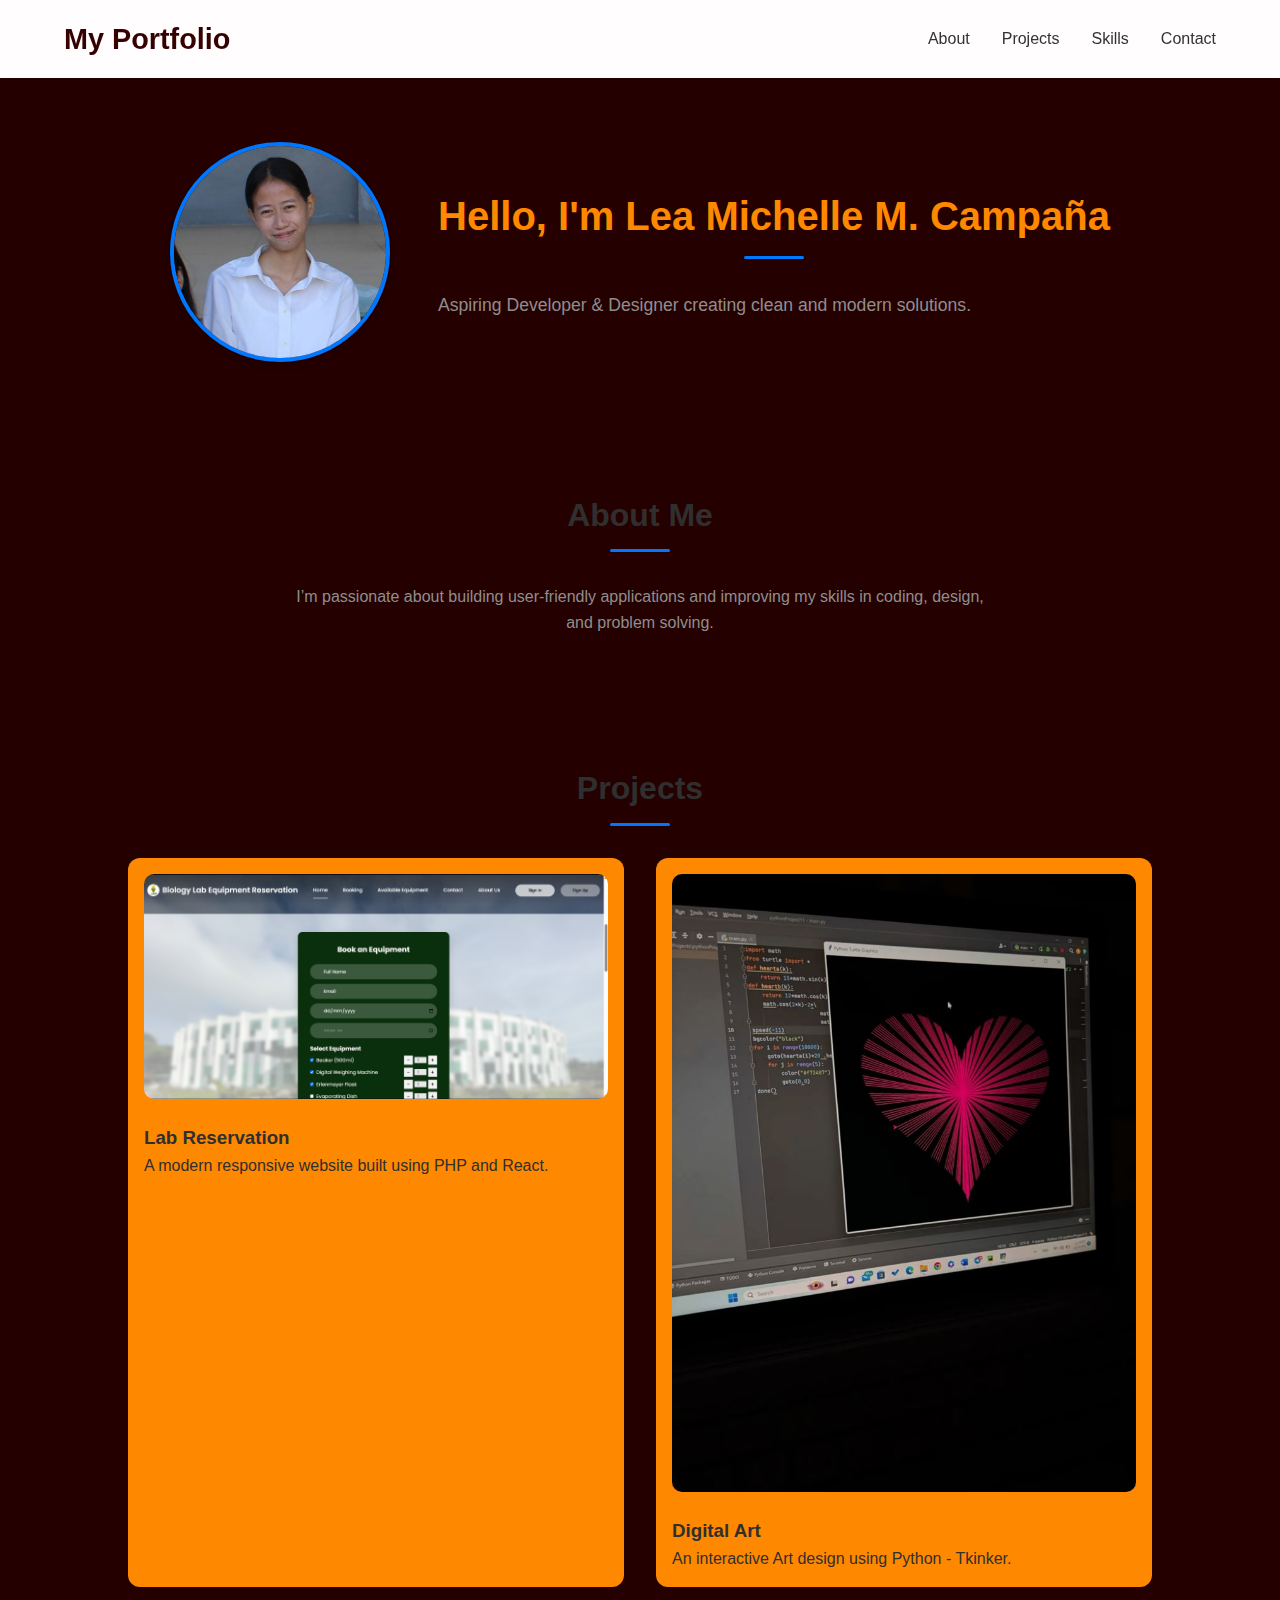
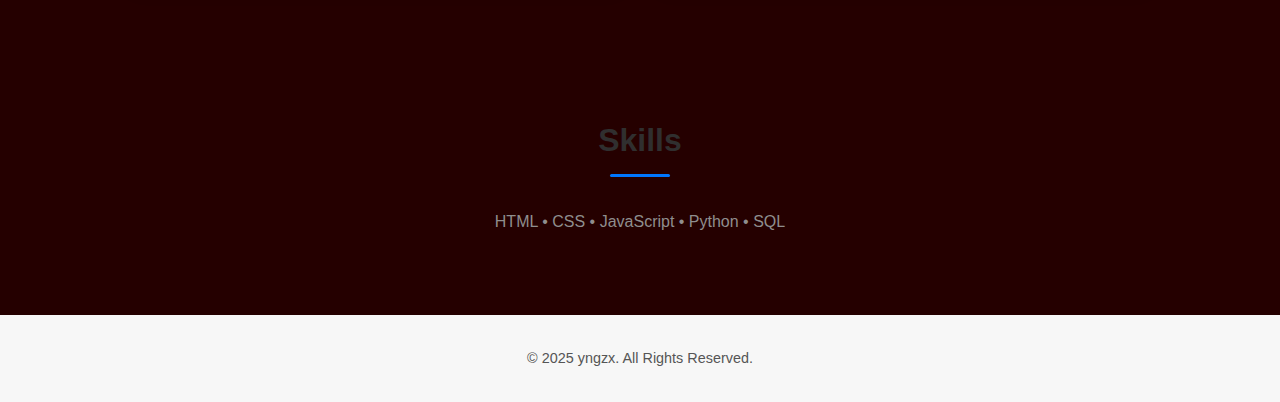
<file: index.html>
<!DOCTYPE html>
<html lang="en">
<head>
  <meta charset="UTF-8">
  <meta name="viewport" content="width=device-width, initial-scale=1.0">
  <title>Portfolio</title>
  <link rel="stylesheet" href="style.css">
</head>
<body>
  <header>
    <h1>My Portfolio</h1>
    <nav>
      <ul>
        <li><a href="#about">About</a></li>
        <li><a href="#projects">Projects</a></li>
        <li><a href="#skills">Skills</a></li>
        <li><a href="#contact">Contact</a></li>
      </ul>
    </nav>
  </header>

  <!-- Hero -->
  <section class="hero">
    <img src="profile.jpg" alt="Profile Picture">
    <div class="hero-text">
      <h2>Hello, I'm Lea Michelle M. Campaña</h2>
      <p>Aspiring Developer & Designer creating clean and modern solutions.</p>
    </div>
  </section>

  <!-- About -->
  <section id="about" class="about">
    <h2>About Me</h2>
    <p>I’m passionate about building user-friendly applications and improving my skills in coding, design, and problem solving.</p>
  </section>

  <!-- Projects -->
  <section id="projects" class="projects">
    <h2>Projects</h2>
    <div class="projects-grid">
      <div class="project">
        <img src="Labreserve.png" alt="Project 1">
        <h3>Lab Reservation</h3>
        <p>A modern responsive website built using PHP and React.</p>
      </div>
      <div class="project">
        <img src="heart.jpg" alt="Project 2">
        <h3>Digital Art</h3>
        <p>An interactive Art design using Python - Tkinker.</p>
      </div>
    </div>
  </section>

  <!-- Skills -->
  <section id="skills" class="skills">
    <h2>Skills</h2>
    <p>HTML • CSS • JavaScript • Python • SQL</p>
  </section>

  <!-- Footer -->
  <footer>
    <p>© 2025 yngzx. All Rights Reserved.</p>
  </footer>
</body>
</html>
</file>
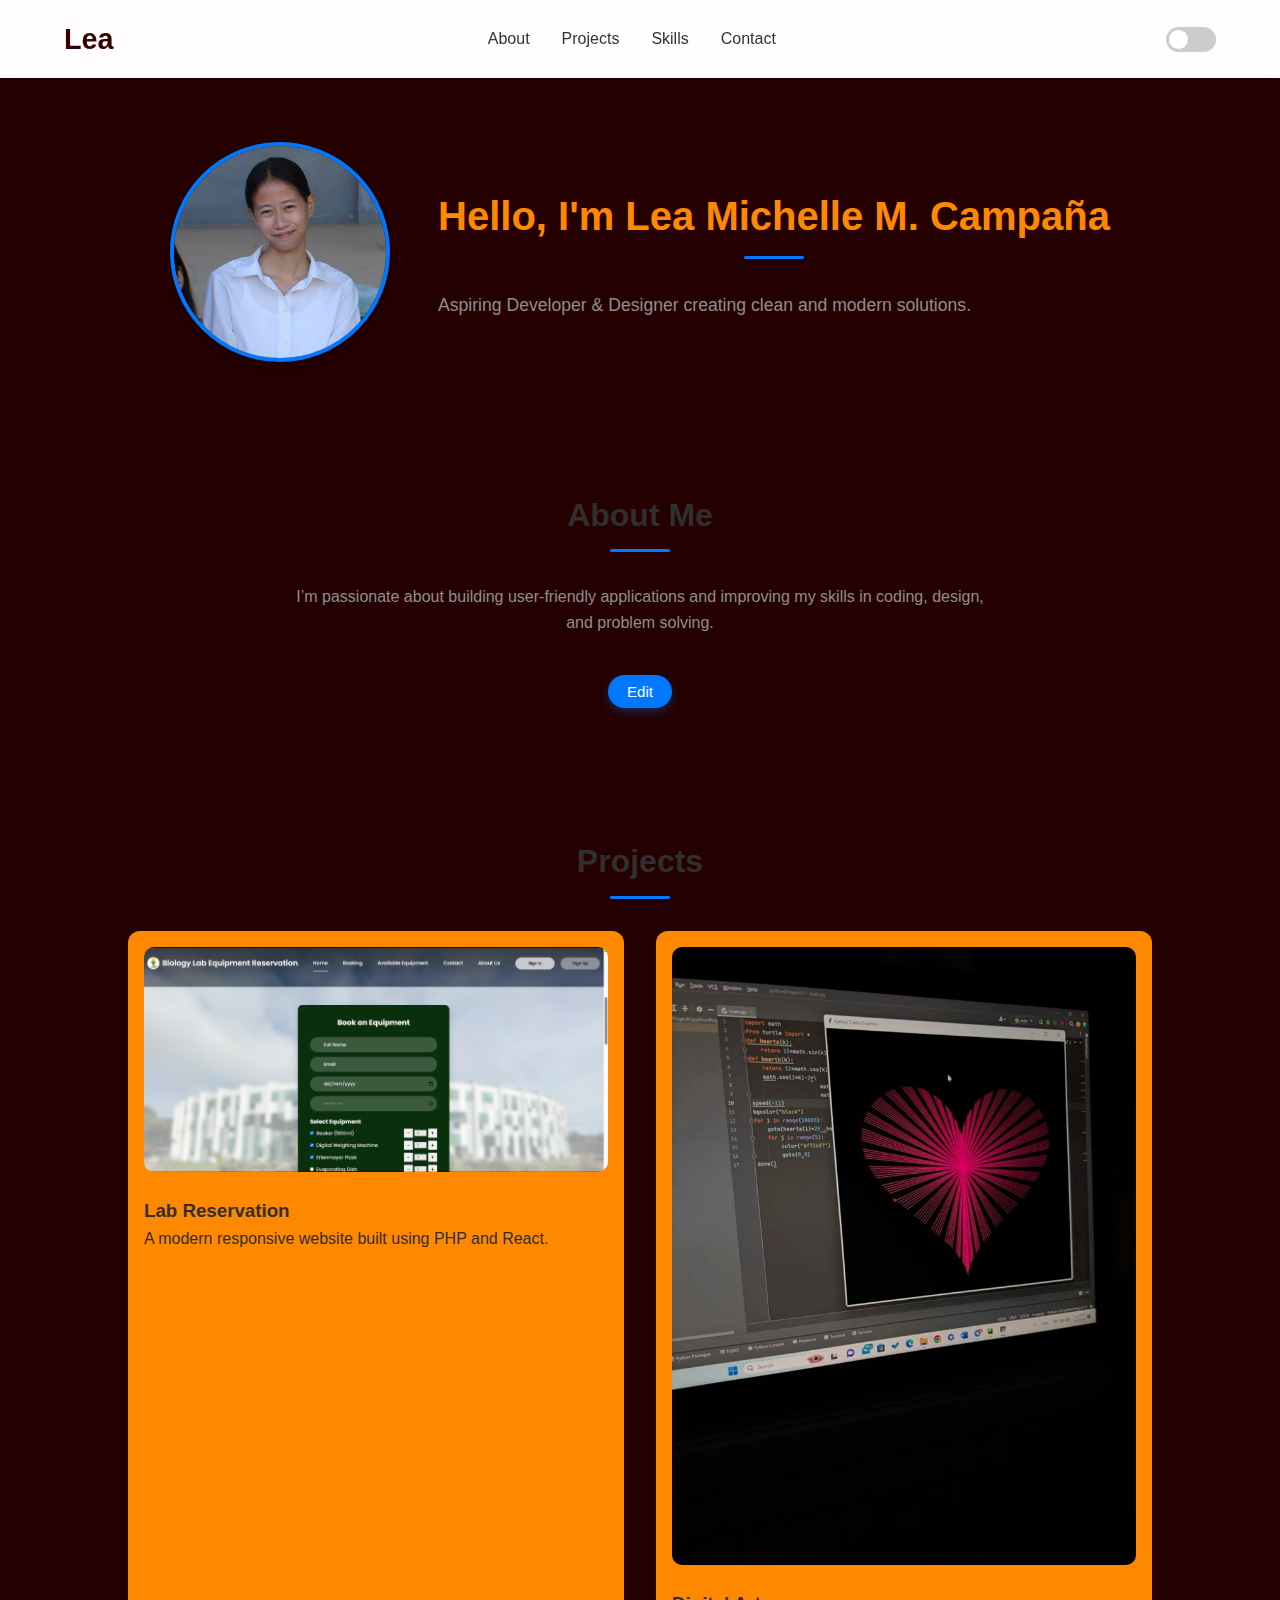
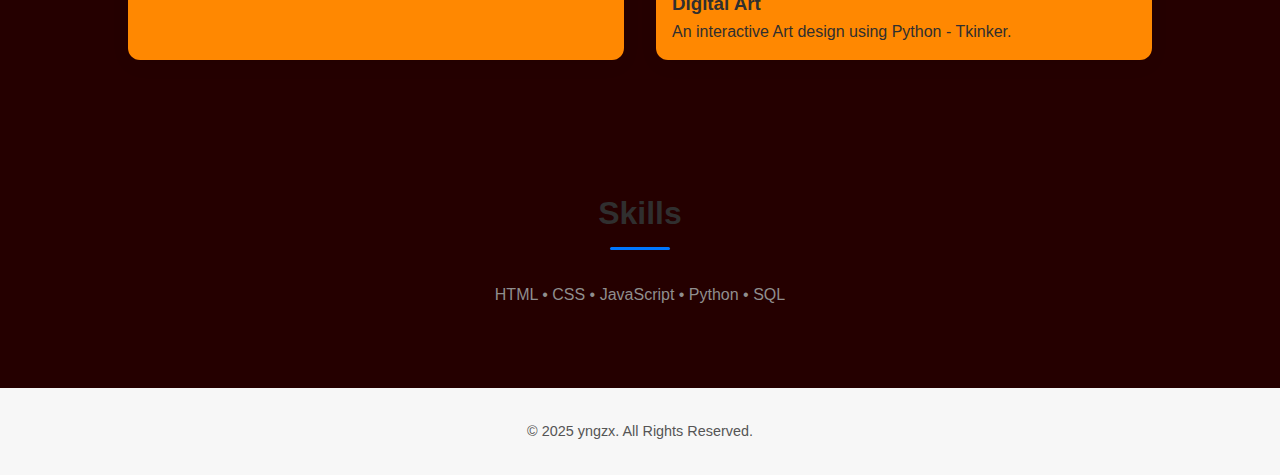
<file: ACTIVITY 2/index.html>
<!DOCTYPE html>
<html lang="en">
<head>
  <meta charset="UTF-8">
  <meta name="viewport" content="width=device-width, initial-scale=1.0">
  <title>Portfolio</title>
  <link rel="stylesheet" href="style.css">
</head>
<body>
  <header>
    <h1>Lea</h1>
    <nav>
      <ul>
        <li><a href="#about">About</a></li>
        <li><a href="#projects">Projects</a></li>
        <li><a href="#skills">Skills</a></li>
        <li><a href="#contact">Contact</a></li>
      </ul>
    </nav>
    <!--Toggle Button-->
    <label class="switch">
      <input type="checkbox" id="theme-toggle">
    <span class="slider"></span>
</label>


  </header>

  <!-- Hero -->
  <section class="hero">
    <img src="profile.jpg" alt="Profile Picture">
    <div class="hero-text">
      <h2>Hello, I'm Lea Michelle M. Campaña</h2>
      <p>Aspiring Developer & Designer creating clean and modern solutions.</p>
    </div>
  </section>

  <!-- About -->
  <section id="about" class="about">
  <h2>About Me</h2>
  <p id="about-text">
    I’m passionate about building user-friendly applications and improving my skills in coding, design, and problem solving.
  </p>
  <div class="btn-container">
    <button id="edit-about" class="edit-btn">Edit</button>
  </div>
</section>


</section>

  <!-- Projects -->
  <section id="projects" class="projects">
    <h2>Projects</h2>
    <div class="projects-grid">
      <div class="project">
        <img src="Labreserve.png" alt="Project 1">
        <h3>Lab Reservation</h3>
        <p>A modern responsive website built using PHP and React.</p>
      </div>
      <div class="project">
        <img src="heart.jpg" alt="Project 2">
        <h3>Digital Art</h3>
        <p>An interactive Art design using Python - Tkinker.</p>
      </div>
    </div>
  </section>

  <!-- Skills -->
  <section id="skills" class="skills">
    <h2>Skills</h2>
    <p>HTML • CSS • JavaScript • Python • SQL</p>
  </section>

  <!-- Footer -->
  <footer>
    <p>© 2025 yngzx. All Rights Reserved.</p>
  </footer>

  <script src="script.js"></script>

</body>
</html>
</file>
<file: style.css>
/* General Reset */
* {
  margin: 0;
  padding: 0;
  box-sizing: border-box;
}


body {
  font-family: 'Poppins', sans-serif;
  background: linear-gradient(135deg, #250000, #250000);
  color: #302f2f;
  line-height: 1.6;
}

/* Header */
header {
  position: sticky;
  top: 0;
  background: #fffdfd;
  display: flex;
  justify-content: space-between;
  align-items: center;
  padding: 1rem 5%;
  box-shadow: 0 2px 10px #0000000d;
  z-index: 10;
}

header h1 {
  background-size: 3%;
  font-size: 1.8rem;
  font-weight: 600;
  color: #360101;
}

nav ul {
  list-style: none;
  display: flex;
  gap: 2rem;
}

nav ul li a {
  text-decoration: none;
  color: #333;
  font-weight: 500;
  transition: color 0.3s ease;
}

nav ul li a:hover {
  color: #0077ff;
}

/* Hero */
.hero {
  display: flex;
  justify-content: center;
  align-items: center;
  padding: 4rem 10%;
  gap: 3rem;
}

.hero img {
  width: 220px;
  height: 220px;
  border-radius: 50%;
  border: 4px solid #0077ff;
  object-fit: cover;
  box-shadow: 0 5px 20px rgba(0,0,0,0.1);
}

.hero-text h2 {
  font-size: 2.5rem;
  color: #ff8801;
}

.hero-text p {
  margin-top: 1rem;
  font-size: 1.1rem;
  color: #8f8e8e;
}

/* Section styling */
section {
  padding: 4rem 10%;
}

section h2 {
  text-align: center;
  font-size: 2rem;
  margin-bottom: 2rem;
  position: relative;
}

section h2::after {
  content: "";
  width: 60px;
  height: 3px;
  background: #0077ff;
  display: block;
  margin: 0.5rem auto;
  border-radius: 2px;
}

/* About */
.about p {
  max-width: 700px;
  margin: auto;
  text-align: center;
  color: #8f8e8e;
}

/* Projects */
.projects-grid {
  display: grid;
  grid-template-columns: repeat(auto-fit, minmax(300px, 1fr));
  gap: 2rem;
}

.project {
  background: #ff8801;
  padding: 1rem;
  border-radius: 12px;
  box-shadow: 0 5px 20px rgba(0,0,0,0.05);
  transition: transform 0.3s ease;
}

.project:hover {
  transform: translateY(-5px);
}

.project img {
  width: 100%;
  border-radius: 10px;
  margin-bottom: 1rem;
}

/* Skills */
.skills {
  text-align: center;
}

.skills p {
  margin-bottom: 1rem;
  color: #8f8e8e;
}

/* Footer */
footer {
  text-align: center;
  padding: 2rem;
  background: #f7f7f7;
  color: #555;
  font-size: 0.9rem;
}
</file>
<file: ACTIVITY 2/style.css>
/* General Reset */
* {
  margin: 0;
  padding: 0;
  box-sizing: border-box;
}


body {
  font-family: 'Poppins', sans-serif;
  background: linear-gradient(135deg, #250000, #250000);
  color: #302f2f;
  line-height: 1.6;
}

/* Header */
header {
  position: sticky;
  top: 0;
  background: #fffdfd;
  display: flex;
  justify-content: space-between;
  align-items: center;
  padding: 1rem 5%;
  box-shadow: 0 2px 10px #0000000d;
  z-index: 10;
}

header h1 {
  background-size: 3%;
  font-size: 1.8rem;
  font-weight: 600;
  color: #360101;
}

nav ul {
  list-style: none;
  display: flex;
  gap: 2rem;
}

nav ul li a {
  text-decoration: none;
  color: #333;
  font-weight: 500;
  transition: color 0.3s ease;
}

nav ul li a:hover {
  color: #0077ff;
}

/* Hero */
.hero {
  display: flex;
  justify-content: center;
  align-items: center;
  padding: 4rem 10%;
  gap: 3rem;
}

.hero img {
  width: 220px;
  height: 220px;
  border-radius: 50%;
  border: 4px solid #0077ff;
  object-fit: cover;
  box-shadow: 0 5px 20px rgba(0,0,0,0.1);
}

.hero-text h2 {
  font-size: 2.5rem;
  color: #ff8801;
}

.hero-text p {
  margin-top: 1rem;
  font-size: 1.1rem;
  color: #8f8e8e;
}

/* Section styling */
section {
  padding: 4rem 10%;
}

section h2 {
  text-align: center;
  font-size: 2rem;
  margin-bottom: 2rem;
  position: relative;
}

section h2::after {
  content: "";
  width: 60px;
  height: 3px;
  background: #0077ff;
  display: block;
  margin: 0.5rem auto;
  border-radius: 2px;
}

/* About */
.about p {
  max-width: 700px;
  margin: auto;
  text-align: center;
  color: #8f8e8e;
}

/* Projects */
.projects-grid {
  display: grid;
  grid-template-columns: repeat(auto-fit, minmax(300px, 1fr));
  gap: 2rem;
}

.project {
  background: #ff8801;
  padding: 1rem;
  border-radius: 12px;
  box-shadow: 0 5px 20px rgba(0,0,0,0.05);
  transition: transform 0.3s ease;
}

.project:hover {
  transform: translateY(-5px);
}

.project img {
  width: 100%;
  border-radius: 10px;
  margin-bottom: 1rem;
}

/* Skills */
.skills {
  text-align: center;
}

.skills p {
  margin-bottom: 1rem;
  color: #8f8e8e;
}

/* Footer */
footer {
  text-align: center;
  padding: 2rem;
  background: #f7f7f7;
  color: #555;
  font-size: 0.9rem;
}

/* Dark Mode */
.dark-mode {
  background: linear-gradient(135deg, #121212, #1e1e1e);
  color: #f1f1f1;
}

.dark-mode header {
  background: #222;
  color: #f1f1f1;
}

.dark-mode nav ul li a {
  color: #f1f1f1;
}

.dark-mode nav ul li a:hover {
  color: #ff8801;
}

.dark-mode footer {
  background: #222;
  color: #ddd;
}

/* Toggle Switch */
.switch {
  position: relative;
  display: inline-block;
  width: 50px;
  height: 25px;
  margin-left: 1rem;
}

.switch input {
  opacity: 0;
  width: 0;
  height: 0;
}

.slider {
  position: absolute;
  cursor: pointer;
  top: 0;
  left: 0;
  right: 0;
  bottom: 0;
  background-color: #ccc;
  transition: 0.4s;
  border-radius: 25px;
}

.slider:before {
  position: absolute;
  content: "";
  height: 19px;
  width: 19px;
  left: 3px;
  bottom: 3px;
  background-color: white;
  transition: 0.4s;
  border-radius: 50%;
}

input:checked + .slider {
  background-color: #0077ff; /* blue when active */
}

input:checked + .slider:before {
  transform: translateX(24px);
}

/* Edit Button */
.edit-btn {
  display: inline-block;
  padding: 0.5rem 1.2rem;
  margin-top: 1rem;
  font-size: 0.95rem;
  font-weight: 500;
  color: #fff;
  background: #0077ff;
  border: none;
  border-radius: 25px;  /* makes it oval */
  cursor: pointer;
  transition: all 0.3s ease;
  box-shadow: 0 4px 10px rgba(0, 119, 255, 0.3);
}

.edit-btn:hover {
  background: #005fcc;
  transform: translateY(-2px);
}

.edit-btn:active {
  transform: scale(0.96);
}
/* Center the edit button */
.btn-container {
  text-align: center;
  margin-top: 1.5rem;
}
</file>
